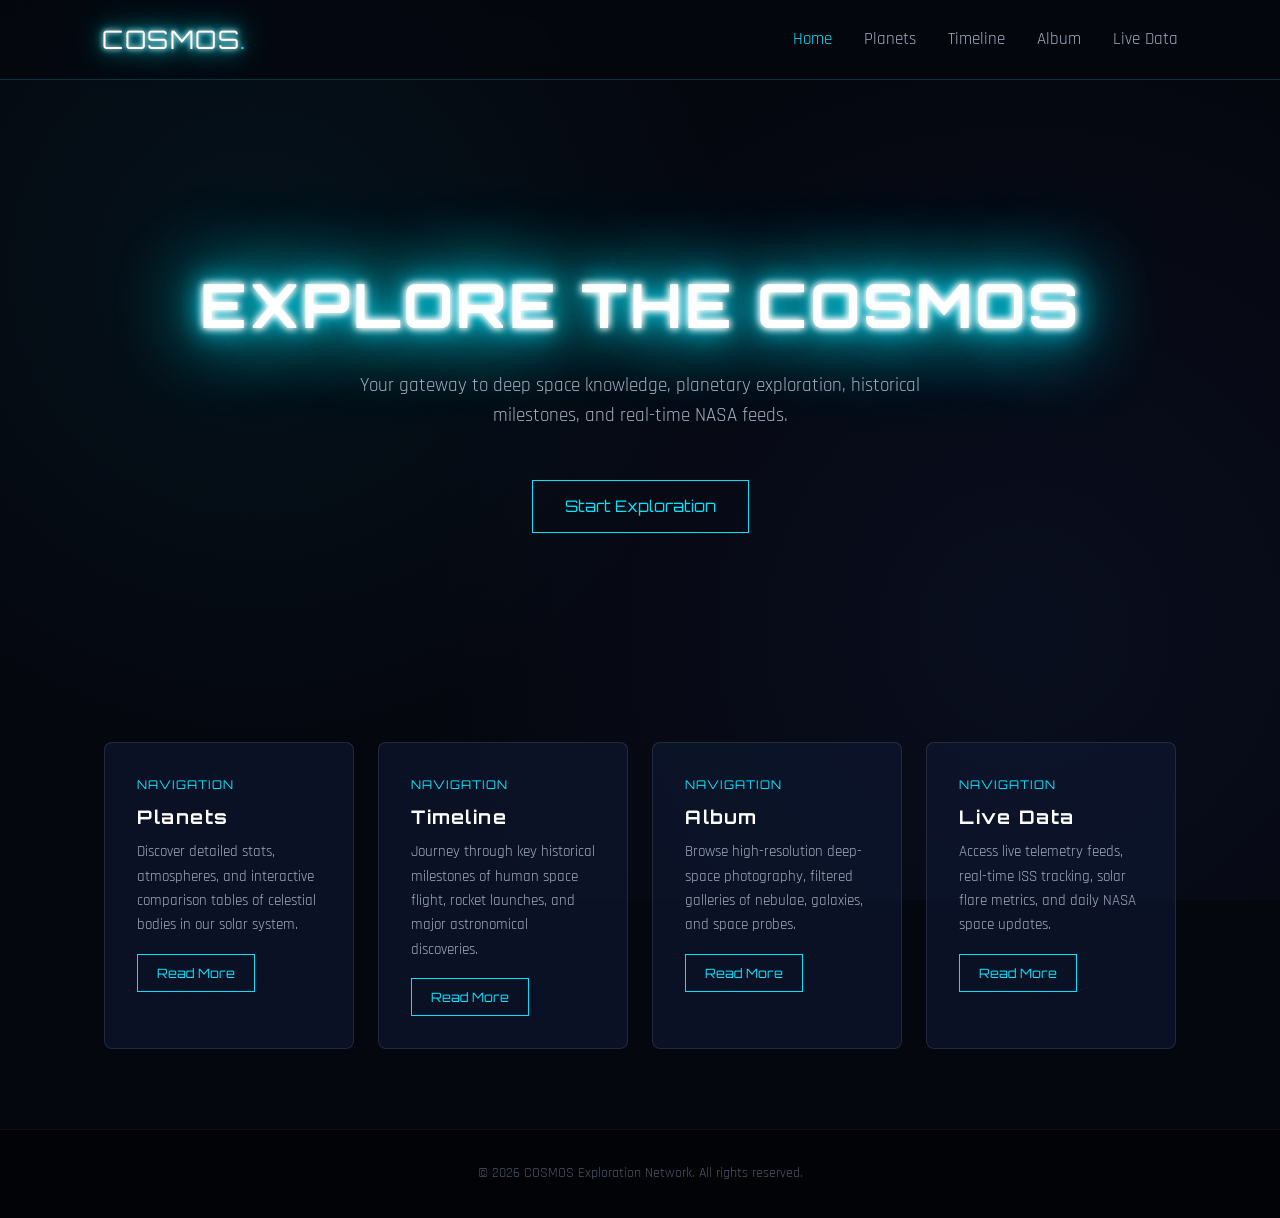
<file: index.html>
<!DOCTYPE html>
<html lang="en">
<head>
  <meta charset="UTF-8">
  <meta name="viewport" content="width=device-width, initial-scale=1.0">
  <title>COSMOS // Home</title>
  <link rel="stylesheet" href="style.css">
  <link href="https://fonts.googleapis.com/css2?family=Orbitron:wght@500;700&family=Rajdhani:wght@400;600&display=swap" rel="stylesheet">
</head>
<body>

  <nav class="navbar">
    <a href="index.html" class="logo">COSMOS<span>.</span></a>
    <ul class="nav-links">
      <li><a href="index.html" class="active">Home</a></li>
      <li><a href="planet.html">Planets</a></li>
      <li><a href="timeline.html">Timeline</a></li>
      <li><a href="album.html">Album</a></li>
      <li><a href="live-data.html">Live Data</a></li>
    </ul>
  </nav>

  <!-- Hero Section -->
  <header style="height: 70vh; display: flex; flex-direction: column; justify-content: center; align-items: center; text-align: center; padding: 0 1rem;">
    <h1 class="neon-hero-title">EXPLORE THE COSMOS</h1>
    <p style="max-width: 600px; color: #a0aec0; font-size: 1.2rem; margin-bottom: 2rem;">
      Your gateway to deep space knowledge, planetary exploration, historical milestones, and real-time NASA feeds.
    </p>
    <a href="planet.html" class="btn">Start Exploration</a>
  </header>

  <!-- Feature Cards Section (4 Pages) -->
  <main class="container">
    <div class="grid-4">

      <!-- Card 1: Planets -->
      <div class="card">
        <div class="card-tag">NAVIGATION</div>
        <h3 style="margin-bottom: 0.5rem; color: #fff;">Planets</h3>
        <p style="color: #a0aec0; font-size: 0.95rem;">
          Discover detailed stats, atmospheres, and interactive comparison tables of celestial bodies in our solar system.
        </p>
        <a href="planet.html" class="btn" style="font-size: 0.8rem; padding: 0.5rem 1.2rem;">Read More</a>
      </div>

      <!-- Card 2: Timeline -->
      <div class="card">
        <div class="card-tag">NAVIGATION</div>
        <h3 style="margin-bottom: 0.5rem; color: #fff;">Timeline</h3>
        <p style="color: #a0aec0; font-size: 0.95rem;">
          Journey through key historical milestones of human space flight, rocket launches, and major astronomical discoveries.
        </p>
        <a href="timeline.html" class="btn" style="font-size: 0.8rem; padding: 0.5rem 1.2rem;">Read More</a>
      </div>

      <!-- Card 3: Album -->
      <div class="card">
        <div class="card-tag">NAVIGATION</div>
        <h3 style="margin-bottom: 0.5rem; color: #fff;">Album</h3>
        <p style="color: #a0aec0; font-size: 0.95rem;">
          Browse high-resolution deep-space photography, filtered galleries of nebulae, galaxies, and space probes.
        </p>
        <a href="album.html" class="btn" style="font-size: 0.8rem; padding: 0.5rem 1.2rem;">Read More</a>
      </div>

      <!-- Card 4: Live Data -->
      <div class="card">
        <div class="card-tag">NAVIGATION</div>
        <h3 style="margin-bottom: 0.5rem; color: #fff;">Live Data</h3>
        <p style="color: #a0aec0; font-size: 0.95rem;">
          Access live telemetry feeds, real-time ISS tracking, solar flare metrics, and daily NASA space updates.
        </p>
        <a href="live-data.html" class="btn" style="font-size: 0.8rem; padding: 0.5rem 1.2rem;">Read More</a>
      </div>

    </div>
  </main>

  <footer>
    <p>&copy; 2026 COSMOS Exploration Network. All rights reserved.</p>
  </footer>

  <script src="main.js"></script>
</body>
</html>
</file>
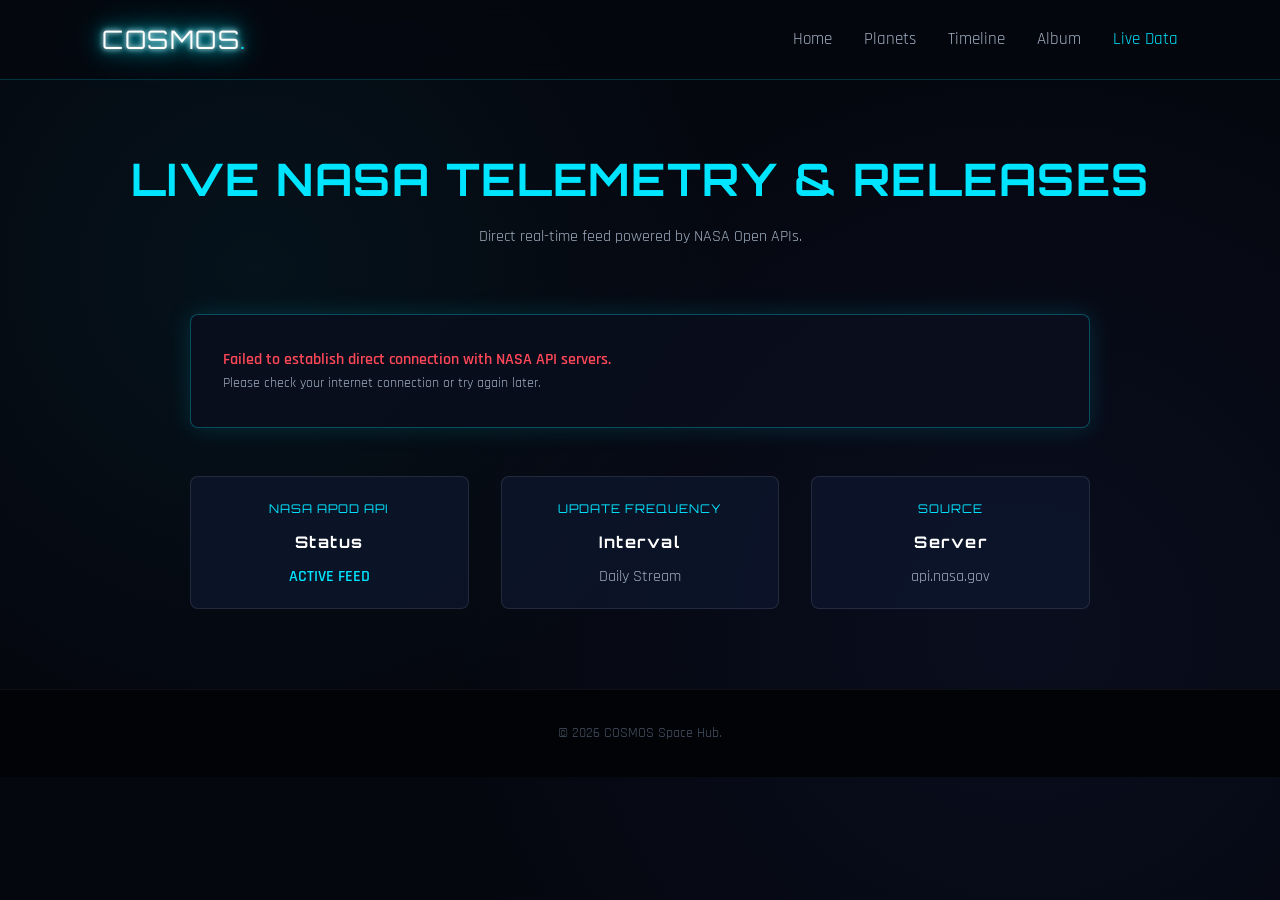
<file: live-data.html>
<!DOCTYPE html>
<html lang="en">
<head>
  <meta charset="UTF-8">
  <meta name="viewport" content="width=device-width, initial-scale=1.0">
  <title>COSMOS // Live Space Data</title>
  <link rel="stylesheet" href="style.css">
  <link href="https://fonts.googleapis.com/css2?family=Orbitron:wght@500;700&family=Rajdhani:wght@400;600&display=swap" rel="stylesheet">
</head>
<body>

  <!-- Navigation -->
  <nav class="navbar">
    <a href="index.html" class="logo">COSMOS<span>.</span></a>
    <ul class="nav-links">
      <li><a href="index.html">Home</a></li>
      <li><a href="planet.html">Planets</a></li>
      <li><a href="timeline.html">Timeline</a></li>
      <li><a href="album.html">Album</a></li>
      <li><a href="live-data.html" class="active">Live Data</a></li>
    </ul>
  </nav>

  <!-- Page Header -->
  <div class="page-header" style="position: relative; z-index: 10;">
    <h1>Live NASA Telemetry & Releases</h1>
    <p style="color: #a0aec0;">Direct real-time feed powered by NASA Open APIs.</p>
  </div>

  <main class="container" style="position: relative; z-index: 10;">

    <!-- Featured Live Release Hero Box -->
    <div class="card" id="apod-feed" style="max-width: 900px; margin: 0 auto 3rem auto; padding: 2rem; border: 1px solid rgba(0, 229, 255, 0.3); background: rgba(10, 15, 30, 0.85); box-shadow: 0 0 25px rgba(0, 229, 255, 0.15);">
      <div style="text-align: center; padding: 2rem;">
        <p style="color: #00e5ff; font-family: 'Orbitron', sans-serif; letter-spacing: 2px;">📡 CONNECTING TO NASA OPEN API SERVER...</p>
      </div>
    </div>

    <!-- Live Stream Status Grid -->
    <div class="grid-3" style="max-width: 900px; margin: 0 auto;">
      <div class="card" style="padding: 1.2rem; text-align: center;">
        <span class="card-tag">NASA APOD API</span>
        <h4 style="color: #fff; margin: 0.5rem 0;">Status</h4>
        <p style="color: #00e5ff; font-weight: 600;">ACTIVE FEED</p>
      </div>
      <div class="card" style="padding: 1.2rem; text-align: center;">
        <span class="card-tag">UPDATE FREQUENCY</span>
        <h4 style="color: #fff; margin: 0.5rem 0;">Interval</h4>
        <p style="color: #a0aec0;">Daily Stream</p>
      </div>
      <div class="card" style="padding: 1.2rem; text-align: center;">
        <span class="card-tag">SOURCE</span>
        <h4 style="color: #fff; margin: 0.5rem 0;">Server</h4>
        <p style="color: #a0aec0;">api.nasa.gov</p>
      </div>
    </div>

  </main>

  <footer style="position: relative; z-index: 10;">
    <p>&copy; 2026 COSMOS Space Hub.</p>
  </footer>

  <script src="main.js"></script>
</body>
</html>
</file>
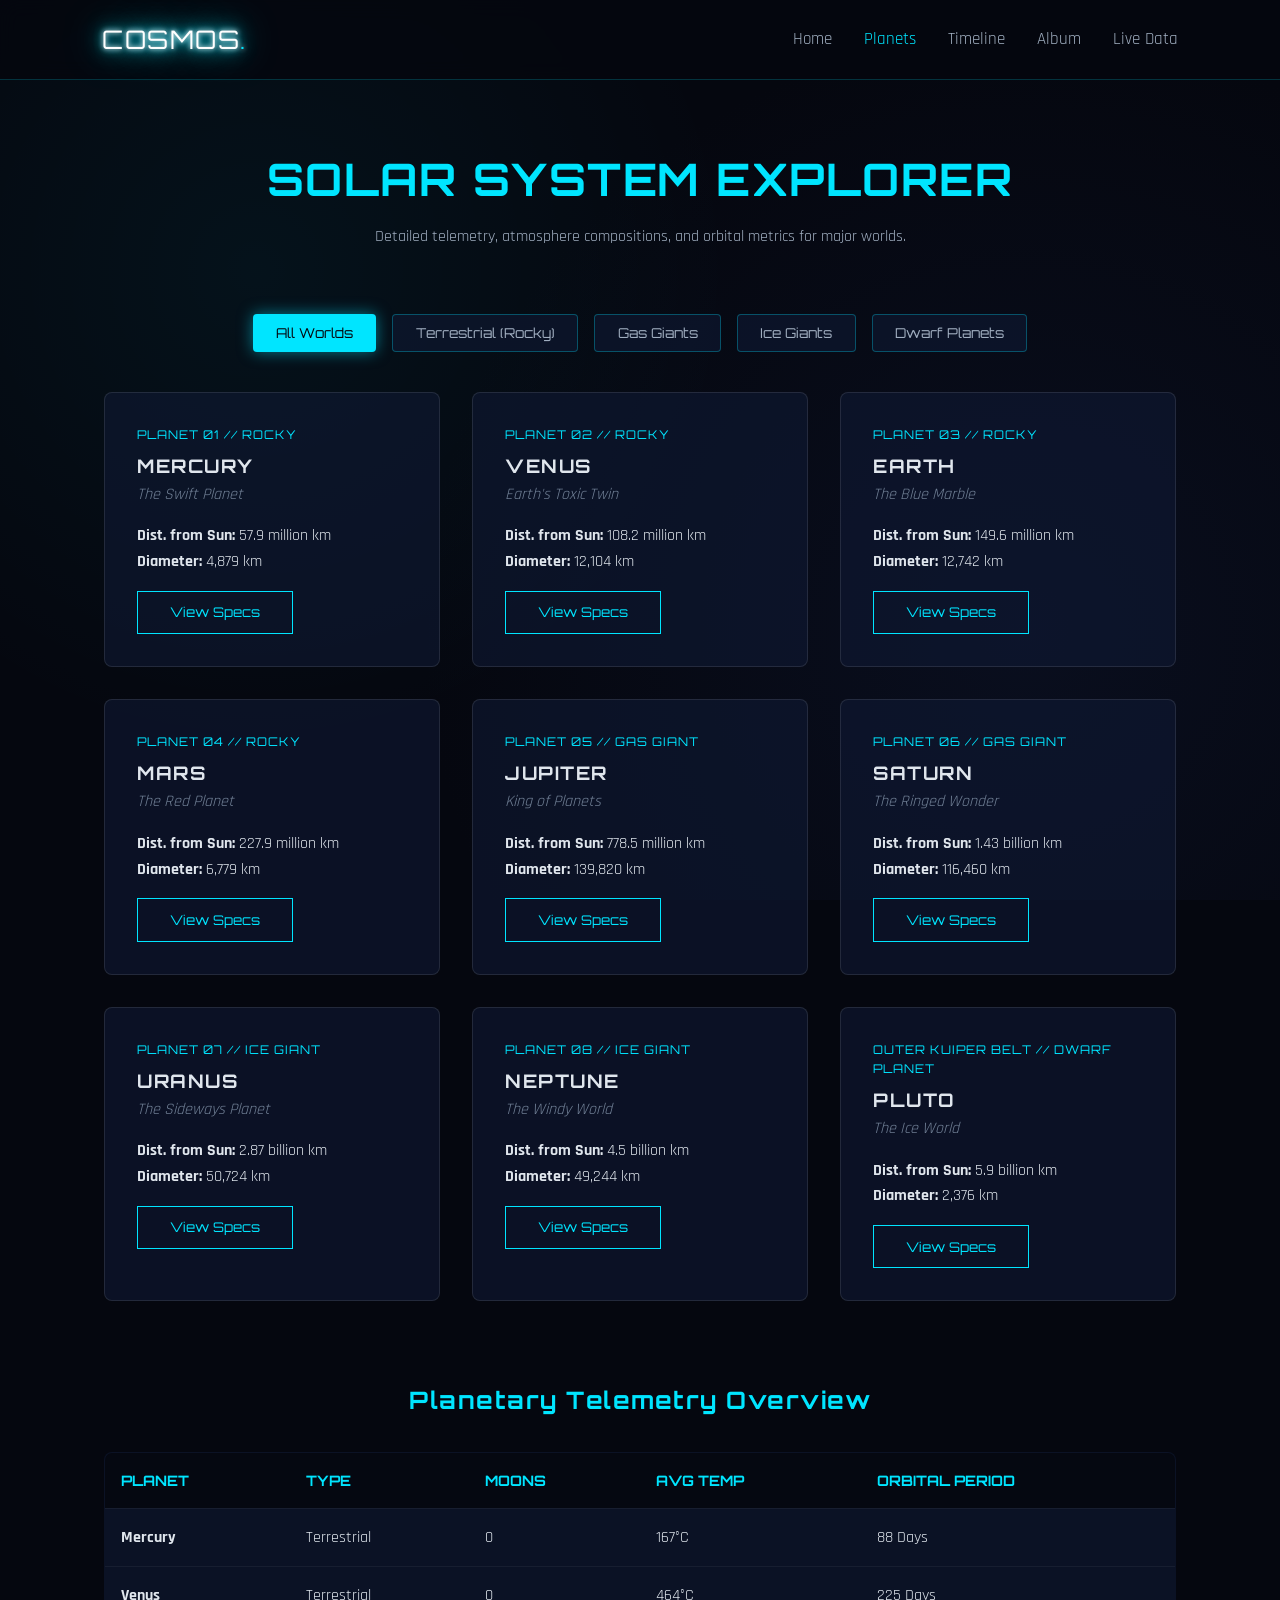
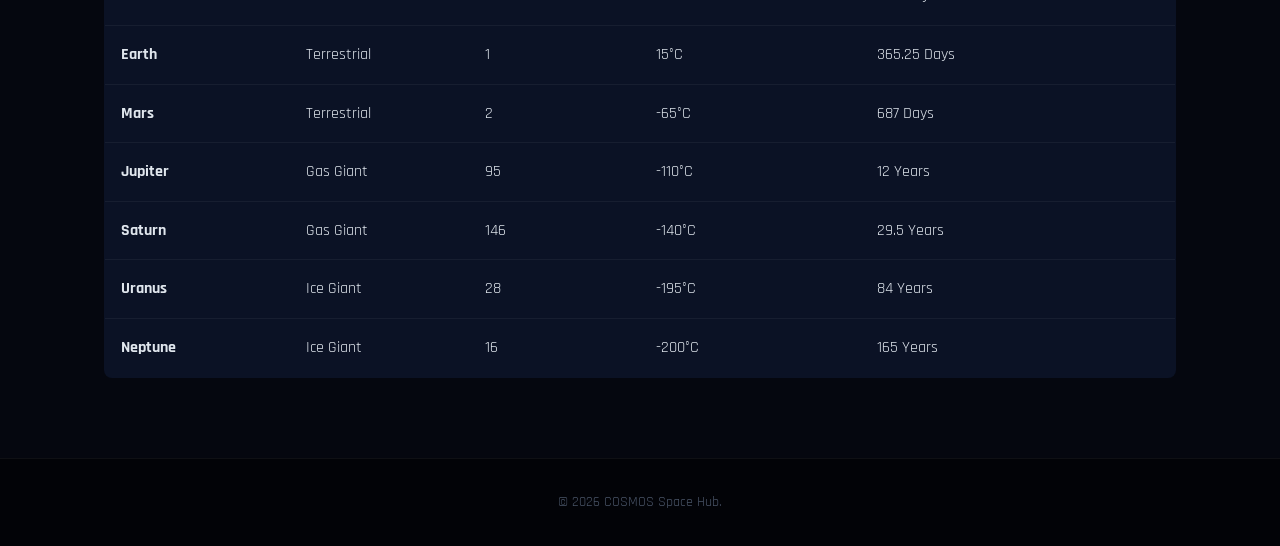
<file: planet.html>
<!DOCTYPE html>
<html lang="en">
<head>
  <meta charset="UTF-8">
  <meta name="viewport" content="width=device-width, initial-scale=1.0">
  <title>COSMOS // Planets</title>
  <link rel="stylesheet" href="style.css">
  <link href="https://fonts.googleapis.com/css2?family=Orbitron:wght@500;700&family=Rajdhani:wght@400;600&display=swap" rel="stylesheet">
</head>
<body>

  <!-- Navigation -->
  <nav class="navbar">
    <a href="index.html" class="logo">COSMOS<span>.</span></a>
    <ul class="nav-links">
      <li><a href="index.html">Home</a></li>
      <li><a href="planet.html" class="active">Planets</a></li>
      <li><a href="timeline.html">Timeline</a></li>
      <li><a href="album.html">Album</a></li>
      <li><a href="live-data.html">Live Data</a></li>
    </ul>
  </nav>

  <!-- Page Header -->
  <div class="page-header">
    <h1>Solar System Explorer</h1>
    <p style="color: #a0aec0;">Detailed telemetry, atmosphere compositions, and orbital metrics for major worlds.</p>
  </div>

  <main class="container">

    <!-- Filter Bar -->
    <div class="filter-bar">
      <button class="filter-btn active" onclick="filterPlanets('all', this)">All Worlds</button>
      <button class="filter-btn" onclick="filterPlanets('terrestrial', this)">Terrestrial (Rocky)</button>
      <button class="filter-btn" onclick="filterPlanets('gas-giant', this)">Gas Giants</button>
      <button class="filter-btn" onclick="filterPlanets('ice-giant', this)">Ice Giants</button>
      <button class="filter-btn" onclick="filterPlanets('dwarf', this)">Dwarf Planets</button>
    </div>

    <!-- Planet Cards Grid -->
    <div class="grid-2">

      <!-- Mercury -->
      <div class="card planet-item terrestrial">
        <div class="card-tag">Planet 01 // Rocky</div>
        <h3>MERCURY</h3>
        <p class="subtitle">The Swift Planet</p>
        <p><strong>Dist. from Sun:</strong> 57.9 million km</p>
        <p><strong>Diameter:</strong> 4,879 km</p>
        <button class="btn" onclick="toggleDetails(this)">View Specs</button>
        <div class="details-box">
          <p><strong>Gravity:</strong> 3.7 m/s² (0.38x Earth)</p>
          <p><strong>Moons:</strong> 0</p>
          <p><strong>Day Length:</strong> 59 Earth Days</p>
          <p><strong>Atmosphere:</strong> Minimal exosphere (Oxygen, Sodium, Hydrogen)</p>
        </div>
      </div>

      <!-- Venus -->
      <div class="card planet-item terrestrial">
        <div class="card-tag">Planet 02 // Rocky</div>
        <h3>VENUS</h3>
        <p class="subtitle">Earth's Toxic Twin</p>
        <p><strong>Dist. from Sun:</strong> 108.2 million km</p>
        <p><strong>Diameter:</strong> 12,104 km</p>
        <button class="btn" onclick="toggleDetails(this)">View Specs</button>
        <div class="details-box">
          <p><strong>Gravity:</strong> 8.87 m/s² (0.90x Earth)</p>
          <p><strong>Moons:</strong> 0</p>
          <p><strong>Surface Temp:</strong> 465°C (Hottest planet)</p>
          <p><strong>Atmosphere:</strong> 96.5% Carbon Dioxide, Sulfuric Acid clouds</p>
        </div>
      </div>

      <!-- Earth -->
      <div class="card planet-item terrestrial">
        <div class="card-tag">Planet 03 // Rocky</div>
        <h3>EARTH</h3>
        <p class="subtitle">The Blue Marble</p>
        <p><strong>Dist. from Sun:</strong> 149.6 million km</p>
        <p><strong>Diameter:</strong> 12,742 km</p>
        <button class="btn" onclick="toggleDetails(this)">View Specs</button>
        <div class="details-box">
          <p><strong>Gravity:</strong> 9.807 m/s² (1.0x Earth)</p>
          <p><strong>Moons:</strong> 1 (The Moon)</p>
          <p><strong>Orbital Period:</strong> 365.25 Days</p>
          <p><strong>Atmosphere:</strong> 78% Nitrogen, 21% Oxygen</p>
        </div>
      </div>

      <!-- Mars -->
      <div class="card planet-item terrestrial">
        <div class="card-tag">Planet 04 // Rocky</div>
        <h3>MARS</h3>
        <p class="subtitle">The Red Planet</p>
        <p><strong>Dist. from Sun:</strong> 227.9 million km</p>
        <p><strong>Diameter:</strong> 6,779 km</p>
        <button class="btn" onclick="toggleDetails(this)">View Specs</button>
        <div class="details-box">
          <p><strong>Gravity:</strong> 3.721 m/s² (0.38x Earth)</p>
          <p><strong>Moons:</strong> 2 (Phobos & Deimos)</p>
          <p><strong>Day Length:</strong> 24h 37m</p>
          <p><strong>Atmosphere:</strong> 95% Carbon Dioxide</p>
        </div>
      </div>

      <!-- Jupiter -->
      <div class="card planet-item gas-giant">
        <div class="card-tag">Planet 05 // Gas Giant</div>
        <h3>JUPITER</h3>
        <p class="subtitle">King of Planets</p>
        <p><strong>Dist. from Sun:</strong> 778.5 million km</p>
        <p><strong>Diameter:</strong> 139,820 km</p>
        <button class="btn" onclick="toggleDetails(this)">View Specs</button>
        <div class="details-box">
          <p><strong>Gravity:</strong> 24.79 m/s² (2.52x Earth)</p>
          <p><strong>Moons:</strong> 95 confirmed</p>
          <p><strong>Day Length:</strong> 9h 56m</p>
          <p><strong>Atmosphere:</strong> 90% Hydrogen, 10% Helium</p>
        </div>
      </div>

      <!-- Saturn -->
      <div class="card planet-item gas-giant">
        <div class="card-tag">Planet 06 // Gas Giant</div>
        <h3>SATURN</h3>
        <p class="subtitle">The Ringed Wonder</p>
        <p><strong>Dist. from Sun:</strong> 1.43 billion km</p>
        <p><strong>Diameter:</strong> 116,460 km</p>
        <button class="btn" onclick="toggleDetails(this)">View Specs</button>
        <div class="details-box">
          <p><strong>Gravity:</strong> 10.44 m/s² (1.06x Earth)</p>
          <p><strong>Moons:</strong> 146 confirmed</p>
          <p><strong>Rings:</strong> 7 main ring groups made of ice & rock</p>
          <p><strong>Atmosphere:</strong> Hydrogen & Helium blend</p>
        </div>
      </div>

      <!-- Uranus -->
      <div class="card planet-item ice-giant">
        <div class="card-tag">Planet 07 // Ice Giant</div>
        <h3>URANUS</h3>
        <p class="subtitle">The Sideways Planet</p>
        <p><strong>Dist. from Sun:</strong> 2.87 billion km</p>
        <p><strong>Diameter:</strong> 50,724 km</p>
        <button class="btn" onclick="toggleDetails(this)">View Specs</button>
        <div class="details-box">
          <p><strong>Gravity:</strong> 8.69 m/s² (0.89x Earth)</p>
          <p><strong>Moons:</strong> 28 confirmed</p>
          <p><strong>Axial Tilt:</strong> 97.8° (Orbits on its side)</p>
          <p><strong>Atmosphere:</strong> Hydrogen, Helium, Methane</p>
        </div>
      </div>

      <!-- Neptune -->
      <div class="card planet-item ice-giant">
        <div class="card-tag">Planet 08 // Ice Giant</div>
        <h3>NEPTUNE</h3>
        <p class="subtitle">The Windy World</p>
        <p><strong>Dist. from Sun:</strong> 4.5 billion km</p>
        <p><strong>Diameter:</strong> 49,244 km</p>
        <button class="btn" onclick="toggleDetails(this)">View Specs</button>
        <div class="details-box">
          <p><strong>Gravity:</strong> 11.15 m/s² (1.14x Earth)</p>
          <p><strong>Moons:</strong> 16 confirmed</p>
          <p><strong>Winds:</strong> Up to 2,100 km/h (Fastest in solar system)</p>
          <p><strong>Atmosphere:</strong> Hydrogen, Helium, Methane</p>
        </div>
      </div>

      <!-- Pluto -->
      <div class="card planet-item dwarf">
        <div class="card-tag">Outer Kuiper Belt // Dwarf Planet</div>
        <h3>PLUTO</h3>
        <p class="subtitle">The Ice World</p>
        <p><strong>Dist. from Sun:</strong> 5.9 billion km</p>
        <p><strong>Diameter:</strong> 2,376 km</p>
        <button class="btn" onclick="toggleDetails(this)">View Specs</button>
        <div class="details-box">
          <p><strong>Gravity:</strong> 0.62 m/s² (0.06x Earth)</p>
          <p><strong>Moons:</strong> 5 (Charon is largest)</p>
          <p><strong>Surface:</strong> Nitrogen ice, Water ice mountains</p>
          <p><strong>Classification:</strong> Reclassified as Dwarf Planet in 2006</p>
        </div>
      </div>

    </div>

    <!-- Quick Comparison Table Section -->
    <section style="margin-top: 5rem;">
      <h2 style="color: #00e5ff; font-family: 'Orbitron', sans-serif; text-align: center; margin-bottom: 2rem;">
        Planetary Telemetry Overview
      </h2>
      
      <div style="overflow-x: auto;">
        <table class="planet-table">
          <thead>
            <tr>
              <th>Planet</th>
              <th>Type</th>
              <th>Moons</th>
              <th>Avg Temp</th>
              <th>Orbital Period</th>
            </tr>
          </thead>
          <tbody>
            <tr>
              <td><strong>Mercury</strong></td>
              <td>Terrestrial</td>
              <td>0</td>
              <td>167°C</td>
              <td>88 Days</td>
            </tr>
            <tr>
              <td><strong>Venus</strong></td>
              <td>Terrestrial</td>
              <td>0</td>
              <td>464°C</td>
              <td>225 Days</td>
            </tr>
            <tr>
              <td><strong>Earth</strong></td>
              <td>Terrestrial</td>
              <td>1</td>
              <td>15°C</td>
              <td>365.25 Days</td>
            </tr>
            <tr>
              <td><strong>Mars</strong></td>
              <td>Terrestrial</td>
              <td>2</td>
              <td>-65°C</td>
              <td>687 Days</td>
            </tr>
            <tr>
              <td><strong>Jupiter</strong></td>
              <td>Gas Giant</td>
              <td>95</td>
              <td>-110°C</td>
              <td>12 Years</td>
            </tr>
            <tr>
              <td><strong>Saturn</strong></td>
              <td>Gas Giant</td>
              <td>146</td>
              <td>-140°C</td>
              <td>29.5 Years</td>
            </tr>
            <tr>
              <td><strong>Uranus</strong></td>
              <td>Ice Giant</td>
              <td>28</td>
              <td>-195°C</td>
              <td>84 Years</td>
            </tr>
            <tr>
              <td><strong>Neptune</strong></td>
              <td>Ice Giant</td>
              <td>16</td>
              <td>-200°C</td>
              <td>165 Years</td>
            </tr>
          </tbody>
        </table>
      </div>
    </section>

  </main>

  <footer>
    <p>&copy; 2026 COSMOS Space Hub.</p>
  </footer>

  <script src="main.js"></script>
</body>
</html>
</file>
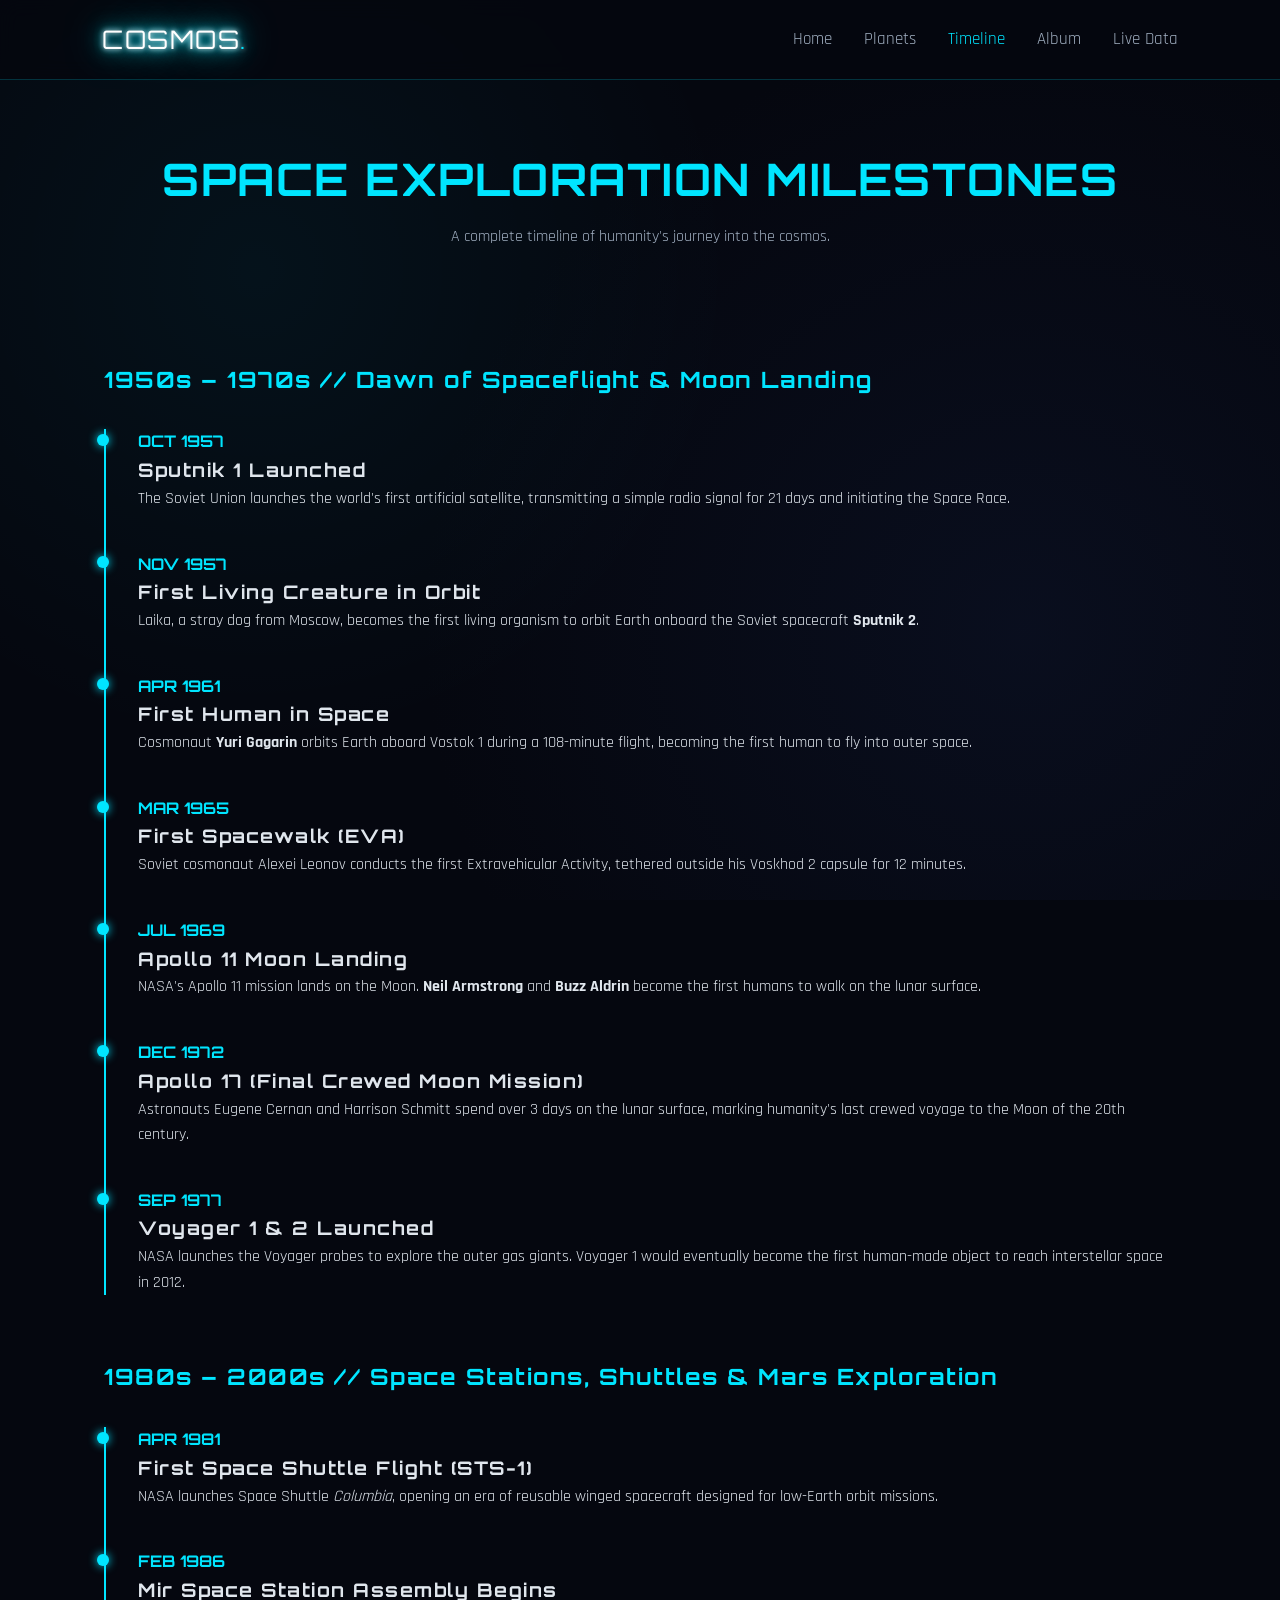
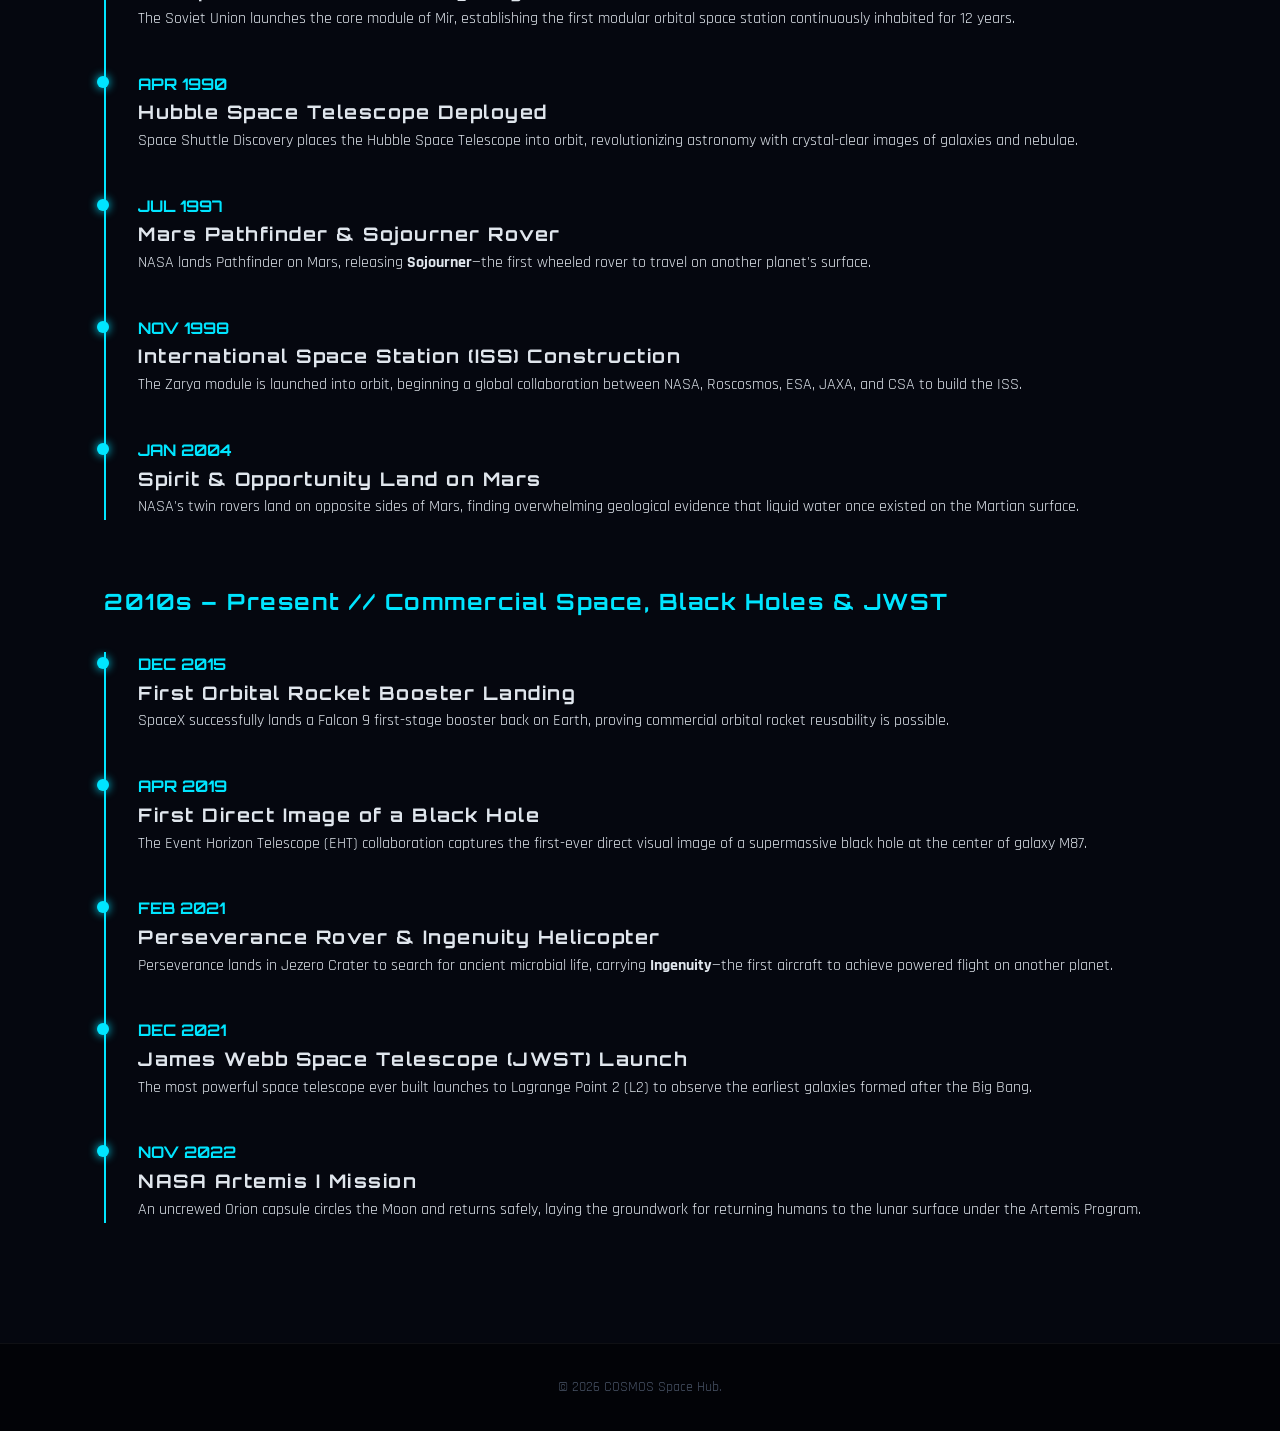
<file: timeline.html>
<!DOCTYPE html>
<html lang="en">
<head>
  <meta charset="UTF-8">
  <meta name="viewport" content="width=device-width, initial-scale=1.0">
  <title>COSMOS // Exploration Timeline</title>
  <link rel="stylesheet" href="style.css">
  <link href="https://fonts.googleapis.com/css2?family=Orbitron:wght@500;700&family=Rajdhani:wght@400;600&display=swap" rel="stylesheet">
</head>
<body>

  <!-- Navigation -->
  <nav class="navbar">
    <a href="index.html" class="logo">COSMOS<span>.</span></a>
    <ul class="nav-links">
      <li><a href="index.html">Home</a></li>
      <li><a href="planet.html">Planets</a></li>
      <li><a href="timeline.html" class="active">Timeline</a></li>
      <li><a href="album.html">Album</a></li>
      <li><a href="live-data.html">Live Data</a></li>
    </ul>
  </nav>

  <!-- Page Header -->
  <div class="page-header">
    <h1>Space Exploration Milestones</h1>
    <p style="color: #a0aec0;">A complete timeline of humanity's journey into the cosmos.</p>
  </div>

  <main class="container">
    
    <!-- Era 1: The Early Space Race -->
    <h2 style="color: #00e5ff; font-family: 'Orbitron', sans-serif; margin: 3rem 0 1.5rem 0; font-size: 1.4rem;">
      1950s – 1970s // Dawn of Spaceflight & Moon Landing
    </h2>
    <div class="timeline">

      <div class="timeline-event">
        <span class="year">OCT 1957</span>
        <h3>Sputnik 1 Launched</h3>
        <p>The Soviet Union launches the world's first artificial satellite, transmitting a simple radio signal for 21 days and initiating the Space Race.</p>
      </div>

      <div class="timeline-event">
        <span class="year">NOV 1957</span>
        <h3>First Living Creature in Orbit</h3>
        <p>Laika, a stray dog from Moscow, becomes the first living organism to orbit Earth onboard the Soviet spacecraft <strong>Sputnik 2</strong>.</p>
      </div>

      <div class="timeline-event">
        <span class="year">APR 1961</span>
        <h3>First Human in Space</h3>
        <p>Cosmonaut <strong>Yuri Gagarin</strong> orbits Earth aboard Vostok 1 during a 108-minute flight, becoming the first human to fly into outer space.</p>
      </div>

      <div class="timeline-event">
        <span class="year">MAR 1965</span>
        <h3>First Spacewalk (EVA)</h3>
        <p>Soviet cosmonaut Alexei Leonov conducts the first Extravehicular Activity, tethered outside his Voskhod 2 capsule for 12 minutes.</p>
      </div>

      <div class="timeline-event">
        <span class="year">JUL 1969</span>
        <h3>Apollo 11 Moon Landing</h3>
        <p>NASA's Apollo 11 mission lands on the Moon. <strong>Neil Armstrong</strong> and <strong>Buzz Aldrin</strong> become the first humans to walk on the lunar surface.</p>
      </div>

      <div class="timeline-event">
        <span class="year">DEC 1972</span>
        <h3>Apollo 17 (Final Crewed Moon Mission)</h3>
        <p>Astronauts Eugene Cernan and Harrison Schmitt spend over 3 days on the lunar surface, marking humanity's last crewed voyage to the Moon of the 20th century.</p>
      </div>

      <div class="timeline-event">
        <span class="year">SEP 1977</span>
        <h3>Voyager 1 & 2 Launched</h3>
        <p>NASA launches the Voyager probes to explore the outer gas giants. Voyager 1 would eventually become the first human-made object to reach interstellar space in 2012.</p>
      </div>

    </div>

    <!-- Era 2: Space Stations & Deep Space Probes -->
    <h2 style="color: #00e5ff; font-family: 'Orbitron', sans-serif; margin: 4rem 0 1.5rem 0; font-size: 1.4rem;">
      1980s – 2000s // Space Stations, Shuttles & Mars Exploration
    </h2>
    <div class="timeline">

      <div class="timeline-event">
        <span class="year">APR 1981</span>
        <h3>First Space Shuttle Flight (STS-1)</h3>
        <p>NASA launches Space Shuttle <em>Columbia</em>, opening an era of reusable winged spacecraft designed for low-Earth orbit missions.</p>
      </div>

      <div class="timeline-event">
        <span class="year">FEB 1986</span>
        <h3>Mir Space Station Assembly Begins</h3>
        <p>The Soviet Union launches the core module of Mir, establishing the first modular orbital space station continuously inhabited for 12 years.</p>
      </div>

      <div class="timeline-event">
        <span class="year">APR 1990</span>
        <h3>Hubble Space Telescope Deployed</h3>
        <p>Space Shuttle Discovery places the Hubble Space Telescope into orbit, revolutionizing astronomy with crystal-clear images of galaxies and nebulae.</p>
      </div>

      <div class="timeline-event">
        <span class="year">JUL 1997</span>
        <h3>Mars Pathfinder & Sojourner Rover</h3>
        <p>NASA lands Pathfinder on Mars, releasing <strong>Sojourner</strong>—the first wheeled rover to travel on another planet's surface.</p>
      </div>

      <div class="timeline-event">
        <span class="year">NOV 1998</span>
        <h3>International Space Station (ISS) Construction</h3>
        <p>The Zarya module is launched into orbit, beginning a global collaboration between NASA, Roscosmos, ESA, JAXA, and CSA to build the ISS.</p>
      </div>

      <div class="timeline-event">
        <span class="year">JAN 2004</span>
        <h3>Spirit & Opportunity Land on Mars</h3>
        <p>NASA's twin rovers land on opposite sides of Mars, finding overwhelming geological evidence that liquid water once existed on the Martian surface.</p>
      </div>

    </div>

    <!-- Era 3: Modern Era & The Future -->
    <h2 style="color: #00e5ff; font-family: 'Orbitron', sans-serif; margin: 4rem 0 1.5rem 0; font-size: 1.4rem;">
      2010s – Present // Commercial Space, Black Holes & JWST
    </h2>
    <div class="timeline">

      <div class="timeline-event">
        <span class="year">DEC 2015</span>
        <h3>First Orbital Rocket Booster Landing</h3>
        <p>SpaceX successfully lands a Falcon 9 first-stage booster back on Earth, proving commercial orbital rocket reusability is possible.</p>
      </div>

      <div class="timeline-event">
        <span class="year">APR 2019</span>
        <h3>First Direct Image of a Black Hole</h3>
        <p>The Event Horizon Telescope (EHT) collaboration captures the first-ever direct visual image of a supermassive black hole at the center of galaxy M87.</p>
      </div>

      <div class="timeline-event">
        <span class="year">FEB 2021</span>
        <h3>Perseverance Rover & Ingenuity Helicopter</h3>
        <p>Perseverance lands in Jezero Crater to search for ancient microbial life, carrying <strong>Ingenuity</strong>—the first aircraft to achieve powered flight on another planet.</p>
      </div>

      <div class="timeline-event">
        <span class="year">DEC 2021</span>
        <h3>James Webb Space Telescope (JWST) Launch</h3>
        <p>The most powerful space telescope ever built launches to Lagrange Point 2 (L2) to observe the earliest galaxies formed after the Big Bang.</p>
      </div>

      <div class="timeline-event">
        <span class="year">NOV 2022</span>
        <h3>NASA Artemis I Mission</h3>
        <p>An uncrewed Orion capsule circles the Moon and returns safely, laying the groundwork for returning humans to the lunar surface under the Artemis Program.</p>
      </div>

    </div>

  </main>

  <footer>
    <p>&copy; 2026 COSMOS Space Hub.</p>
  </footer>

  <script src="main.js"></script>
</body>
</html>
</file>
<file: style.css>
/* ===================================================
   NEON GLOW TEXT EFFECTS
   =================================================== */

/* Navbar Logo Neon Effect */
.logo {
  font-family: 'Orbitron', sans-serif;
  font-size: 1.8rem;
  color: #fff;
  text-decoration: none;
  text-transform: uppercase;
  /* Multi-layered neon glow */
  text-shadow: 
    0 0 5px #fff,
    0 0 10px #00e5ff,
    0 0 20px #00e5ff,
    0 0 40px #00e5ff;
  animation: neonPulse 2s infinite alternate;
}

.logo span {
  color: #00e5ff;
  text-shadow: 
    0 0 5px #fff,
    0 0 15px #00e5ff,
    0 0 30px #00e5ff;
}

/* Hero Title Neon Glow (EXPLORE THE COSMOS) */
.neon-hero-title {
  font-family: 'Orbitron', sans-serif;
  font-size: 3.8rem;
  color: #ffffff;
  text-align: center;
  text-transform: uppercase;
  letter-spacing: 3px;
  margin-bottom: 1rem;
  /* Intense cyan neon aura */
  text-shadow: 
    0 0 7px #fff,
    0 0 10px #fff,
    0 0 21px #00e5ff,
    0 0 42px #00e5ff,
    0 0 82px #00e5ff,
    0 0 92px #00e5ff;
  animation: neonFlicker 3s infinite alternate;
}

/* Pulsing Animation for Logo */
@keyframes neonPulse {
  0% {
    text-shadow: 
      0 0 4px #fff,
      0 0 10px #00e5ff,
      0 0 18px #00e5ff,
      0 0 35px #00e5ff;
  }
  100% {
    text-shadow: 
      0 0 7px #fff,
      0 0 15px #00e5ff,
      0 0 28px #00e5ff,
      0 0 50px #00e5ff,
      0 0 80px #00e5ff;
  }
}

/* Subtle Neon Electric Flicker Animation for Main Heading */
@keyframes neonFlicker {
  0%, 18%, 22%, 25%, 53%, 57%, 100% {
    text-shadow: 
      0 0 7px #fff,
      0 0 10px #fff,
      0 0 21px #00e5ff,
      0 0 42px #00e5ff,
      0 0 82px #00e5ff,
      0 0 92px #00e5ff;
  }
  20%, 24%, 55% {        
    text-shadow: none; /* Brief electric pulse flicker */
  }
}

/* Base & Reset */
* {
  margin: 0;
  padding: 0;
  box-sizing: border-box;
}

body {
  background-color: #05070f;
  background-image: 
    radial-gradient(circle at 20% 30%, rgba(0, 229, 255, 0.05) 0%, transparent 40%),
    radial-gradient(circle at 80% 70%, rgba(16, 25, 53, 0.4) 0%, transparent 50%),
    url('https://images.unsplash.com/photo-1462331940025-496dfbfc7564?auto=format&fit=crop&w=1920&q=80');
  background-attachment: fixed;
  background-size: cover;
  background-position: center;
  color: #e0e6ed;
  font-family: 'Rajdhani', sans-serif;
  line-height: 1.6;
}

h1, h2, h3, h4, .logo {
  font-family: 'Orbitron', sans-serif;
  letter-spacing: 1.5px;
}

/* Global Navigation Bar */
.navbar {
  display: flex;
  justify-content: space-between;
  align-items: center;
  padding: 1.2rem 8%;
  background: rgba(5, 7, 15, 0.9);
  backdrop-filter: blur(10px);
  position: sticky;
  top: 0;
  z-index: 1000;
  border-bottom: 1px solid rgba(0, 229, 255, 0.2);
}

.logo {
  font-size: 1.6rem;
  color: #fff;
  text-decoration: none;
}

.logo span {
  color: #00e5ff;
}

.nav-links {
  display: flex;
  list-style: none;
  gap: 2rem;
}

.nav-links a {
  color: #a0aec0;
  text-decoration: none;
  font-size: 1.05rem;
  transition: color 0.3s;
}

.nav-links a:hover,
.nav-links a.active {
  color: #00e5ff;
}

/* Layout Containers */
.page-header {
  text-align: center;
  padding: 4rem 1rem 2rem 1rem;
}

.page-header h1 {
  font-size: 2.8rem;
  color: #00e5ff;
  text-transform: uppercase;
  margin-bottom: 0.5rem;
}

.container {
  max-width: 1200px;
  margin: 0 auto;
  padding: 2rem 5% 5rem 5%;
}

/* Card Grids */
.grid-2 {
  display: grid;
  grid-template-columns: repeat(auto-fit, minmax(300px, 1fr));
  gap: 2rem;
}

.grid-3 {
  display: grid;
  grid-template-columns: repeat(auto-fit, minmax(260px, 1fr));
  gap: 2rem;
}

/* 4 Column Grid for Desktop Page Navigation */
.grid-4 {
  display: grid;
  grid-template-columns: repeat(auto-fit, minmax(220px, 1fr));
  gap: 1.5rem;
}

.card {
  background: rgba(16, 25, 53, 0.6);
  border: 1px solid rgba(255, 255, 255, 0.1);
  border-radius: 8px;
  padding: 2rem;
  transition: transform 0.3s, border-color 0.3s;
}

.card:hover {
  transform: translateY(-5px);
  border-color: #00e5ff;
}

.btn {
  display: inline-block;
  padding: 0.8rem 2rem;
  background: transparent;
  color: #00e5ff;
  border: 1px solid #00e5ff;
  text-decoration: none;
  font-family: 'Orbitron', sans-serif;
  transition: all 0.3s ease;
  cursor: pointer;
  margin-top: 1rem;
}

.btn:hover {
  background: #00e5ff;
  color: #05070f;
  box-shadow: 0 0 20px rgba(0, 229, 255, 0.6);
}

/* Image Album Gallery */
/* Filter Buttons */
.filter-bar {
  display: flex;
  justify-content: center;
  flex-wrap: wrap;
  gap: 1rem;
  margin-bottom: 2.5rem;
}

.filter-btn {
  background: rgba(16, 25, 53, 0.6);
  border: 1px solid rgba(0, 229, 255, 0.3);
  color: #a0aec0;
  padding: 0.6rem 1.4rem;
  font-family: 'Orbitron', sans-serif;
  font-size: 0.85rem;
  border-radius: 4px;
  cursor: pointer;
  transition: all 0.3s ease;
}

.filter-btn:hover,
.filter-btn.active {
  background: #00e5ff;
  color: #05070f;
  box-shadow: 0 0 15px rgba(0, 229, 255, 0.5);
}

/* Album Item Overlays */
.album-item {
  position: relative;
  border-radius: 8px;
  overflow: hidden;
  border: 1px solid rgba(255, 255, 255, 0.1);
  background: #101935;
  transition: transform 0.3s ease, border-color 0.3s ease;
}

.album-item:hover {
  transform: translateY(-5px);
  border-color: #00e5ff;
}

.album-item img {
  width: 100%;
  height: 260px;
  object-fit: cover;
  display: block;
  transition: transform 0.4s ease;
}

.album-item:hover img {
  transform: scale(1.08);
}

.album-caption {
  position: absolute;
  bottom: 0;
  left: 0;
  right: 0;
  background: linear-gradient(transparent, rgba(5, 7, 15, 0.95) 40%);
  padding: 1.5rem 1rem 1rem 1rem;
}

.album-caption h4 {
  color: #ffffff;
  font-size: 1.1rem;
}

.album-caption p {
  font-size: 0.85rem;
  color: #a0aec0;
  margin-top: 0.2rem;
}

/* Vertical Timeline */
.timeline {
  border-left: 2px solid #00e5ff;
  padding-left: 2rem;
  margin: 2rem 0;
}

.timeline-event {
  margin-bottom: 2.5rem;
  position: relative;
}

.timeline-event::before {
  content: '';
  position: absolute;
  left: -2.55rem;
  top: 0.3rem;
  width: 12px;
  height: 12px;
  background: #00e5ff;
  border-radius: 50%;
  box-shadow: 0 0 10px #00e5ff;
}

.year {
  font-family: 'Orbitron', sans-serif;
  color: #00e5ff;
  font-weight: bold;
}

/* Footer */
footer {
  text-align: center;
  padding: 2rem;
  background: #020307;
  color: #4a5568;
  font-size: 0.9rem;
  border-top: 1px solid rgba(255, 255, 255, 0.05);
}

/* Card Tags & Details Box */
.card-tag {
  font-size: 0.75rem;
  color: #00e5ff;
  font-family: 'Orbitron', sans-serif;
  letter-spacing: 1px;
  margin-bottom: 0.5rem;
  text-transform: uppercase;
}

.subtitle {
  color: #718096;
  font-style: italic;
  margin-bottom: 1rem;
}

.details-box {
  display: none;
  margin-top: 1rem;
  padding-top: 1rem;
  border-top: 1px dashed rgba(0, 229, 255, 0.3);
}

.details-box p {
  font-size: 0.95rem;
  margin-bottom: 0.3rem;
  color: #cbd5e0;
}

/* Comparison Table Styling */
.planet-table {
  width: 100%;
  border-collapse: collapse;
  background: rgba(16, 25, 53, 0.6);
  border: 1px solid rgba(0, 229, 255, 0.2);
  border-radius: 8px;
  overflow: hidden;
  font-family: 'Rajdhani', sans-serif;
}

.planet-table th,
.planet-table td {
  padding: 1rem;
  text-align: left;
  border-bottom: 1px solid rgba(255, 255, 255, 0.05);
}

.planet-table th {
  background: rgba(5, 7, 15, 0.9);
  color: #00e5ff;
  font-family: 'Orbitron', sans-serif;
  font-size: 0.9rem;
  text-transform: uppercase;
}

.planet-table tr:hover {
  background: rgba(0, 229, 255, 0.05);
}
</file>
